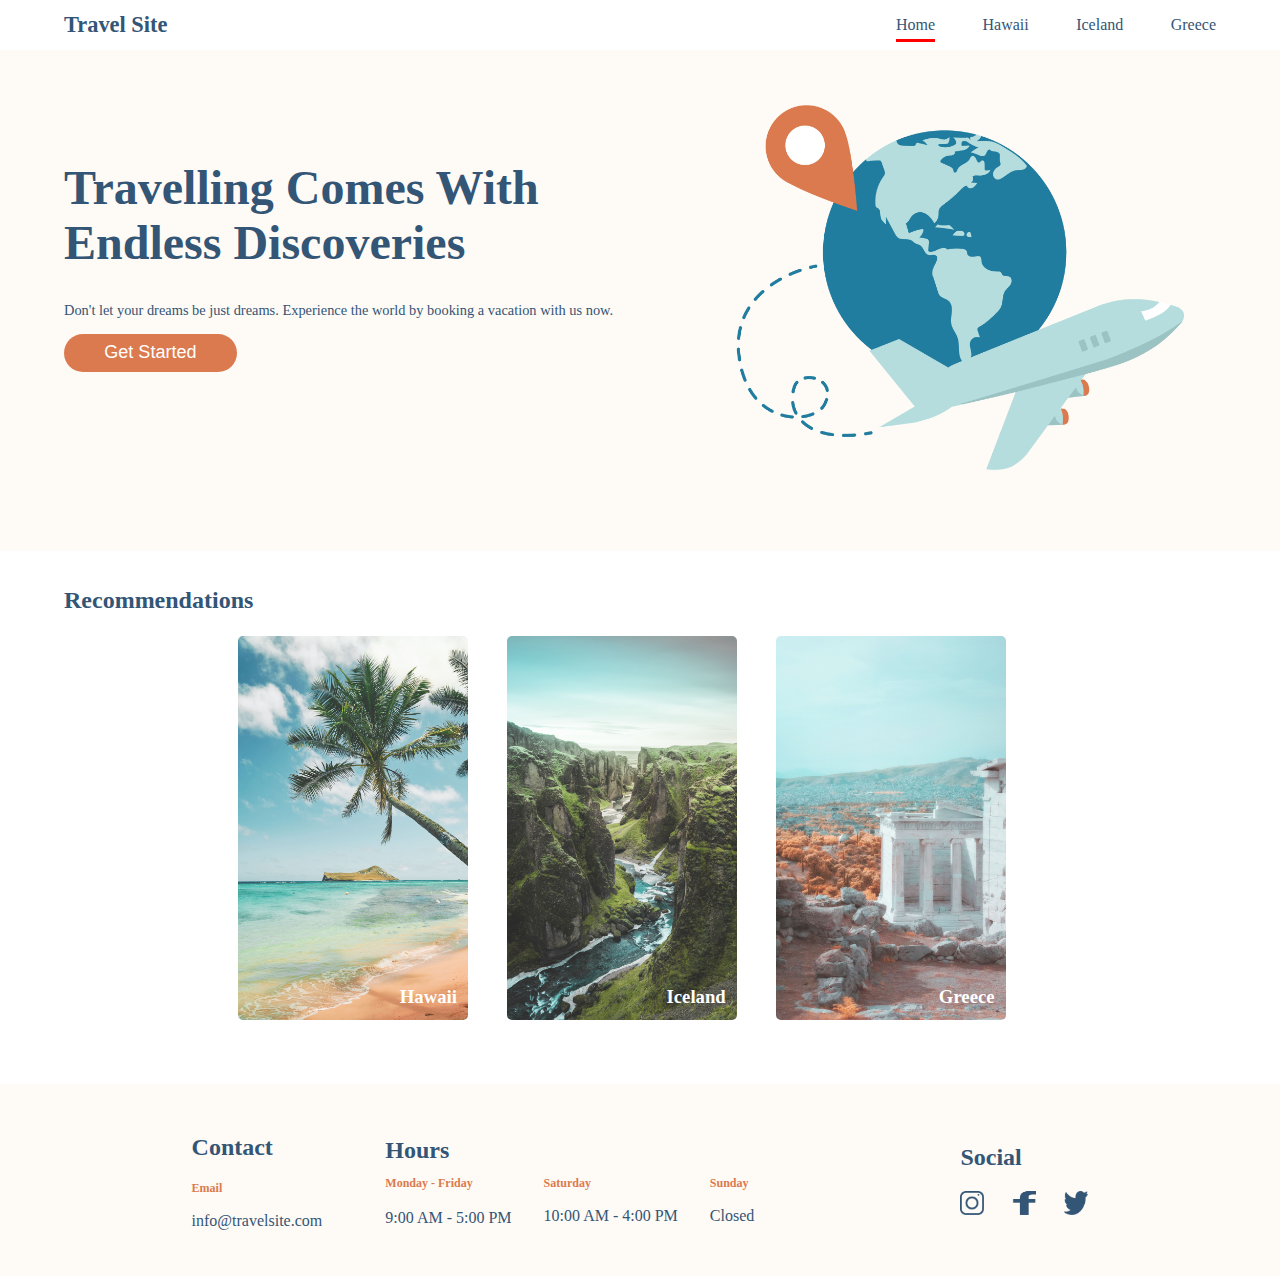
<file: index.html>
<!DOCTYPE html>
<html>
  <!-- Head Section: contains metadata and stylesheets-->
  <head>
    <meta charset="UTF-8" />
    <meta name="viewport" content="width=device-width, initial-scale=1.0" />
    <title>Travel Site | Home Page</title>
    <link rel="stylesheet" href="/css/global.css" />
  </head>

  <body class="home">
    <!-- Header Section: contains navigation and branding-->
    <header>
      <nav class="nav-bar">
        <div class="logo">Travel Site</div>
        <ul>
          <li><a href="/" class="active-page" alt="Home Page">Home</a></li>
          <li><a href="/pages/hawaii.html">Hawaii</a></li>
          <li><a href="/pages/iceland.html">Iceland</a></li>
          <li><a href="/pages/greece.html">Greece</a></li>
        </ul>
      </nav>
      <div class="hero">
        <article class="hero__text">
          <h1>Travelling Comes With Endless Discoveries</h1>
          <p>
            Don't let your dreams be just dreams. Experience the world by
            booking a vacation with us now.
          </p>
          <button>Get Started</button>
        </article>

        <img
          alt="plane flying out of Earth illustration"
          src="/assets/images/hero.png"
        />
      </div>
    </header>

    <!-- Main Section:
        contains pictures and names of the destination in the form of cards-->
    <main>
      <h2 class="recommendations__heading">Recommendations</h2>
      <section class="recommendations">
        <div class="recommendations__card--hawaii">
          <h3>Hawaii</h3>
        </div>
        <div class="recommendations__card--iceland">
          <h3>Iceland</h3>
        </div>
        <div class="recommendations__card--greece">
          <h3>Greece</h3>
        </div>
      </section>
    </main>

    <!-- Footer Section: 
        contains Contact Info, Opening Hours, and Social Media links -->
    <footer class="footer">
      <section class="contact">
        <h2>Contact</h2>
        <article class="contact--details">
          <h3>Email</h3>
          <p>info@travelsite.com</p>
        </article>
      </section>
      <section class="hours">
        <h2 id="heading--hours">Hours</h2>
        <section class="hours--details">
          <article class="hours--mon-fri">
            <h3 id="heading--mon-fri">Monday - Friday</h3>
            <p>9:00 AM - 5:00 PM</p>
          </article>
          <article class="hours--sat">
            <h3>Saturday</h3>
            <p>10:00 AM - 4:00 PM</p>
          </article>
          <article>
            <h3>Sunday</h3>
            <p>Closed</p>
          </article>
        </section>
      </section>
      <section class="social">
        <h2>Social</h2>
        <section>
          <ul class="social--details">
            <li>
              <a href="#instagram"
                ><img alt="instagram" src="/assets/images/icon-instagram.png"
              /></a>
            </li>
            <li>
              <a href="#facebook"
                ><img alt="facebook" src="/assets/images/icon-facebook.png"
              /></a>
            </li>
            <li>
              <a href="#twitter"
                ><img alt="twitter" src="/assets/images/icon-twitter.png"
              /></a>
            </li>
          </ul>
        </section>
      </section>
    </footer>
  </body>
</html>
</file>
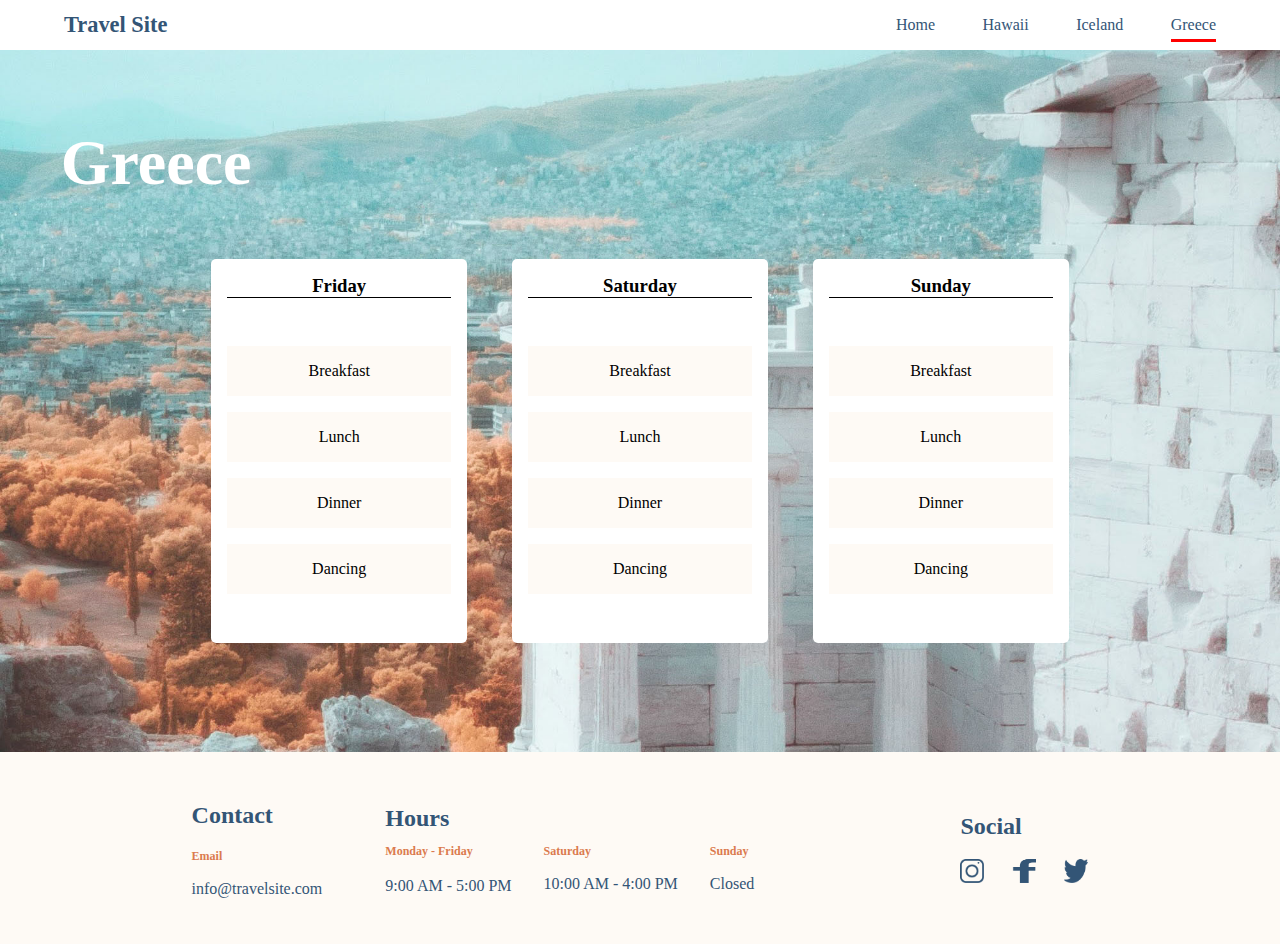
<file: pages/greece.html>
<!DOCTYPE html>
<html>
    
    <!-- Head Section: contains metadata and stylesheets-->
    <head>
        <meta charset="UTF-8">
        <meta name="viewport" content="width=device-width, initial-scale=1.0">
        <title>Travel Site | Greece</title>
        <link rel="stylesheet" href="/css/global.css"/>
        <link rel="stylesheet" href="/css/destination.css"/>
    </head>
    <body>

        <!-- Header Section: contains navigation and branding-->
    <header>
        <nav class="nav-bar">
          <div class="logo">Travel Site</div>
          <ul>
            <li><a href="/" alt="Home Page">Home</a></li>
            <li><a href="/pages/hawaii.html">Hawaii</a></li>
            <li><a href="/pages/iceland.html">Iceland</a></li>
            <li><a class="active-page" href="/pages/greece.html">Greece</a></li>
          </ul>
        </nav>
      </header>

        <!-- Main Section:
        contains information about the destination in the form of cards-->
        <main class="destination destination--greece">
            <h1>Greece</h1>
            <div class="card card--fri">
                <h3>Friday</h3>
                <ul>
                    <li>Breakfast</li>
                    <li>Lunch</li>
                    <li>Dinner</li>
                    <li>Dancing</li>
                </ul>
            </div>
            <div class="card card--sat">
                <h3>Saturday</h3>
                <ul>
                    <li>Breakfast</li>
                    <li>Lunch</li>
                    <li>Dinner</li>
                    <li>Dancing</li>
                </ul>
            </div>
            <div class="card card--sun">
                <h3>Sunday</h3>
                <ul>
                    <li>Breakfast</li>
                    <li>Lunch</li>
                    <li>Dinner</li>
                    <li>Dancing</li>
                </ul>
            </div>
        </main>

        <!-- Footer Section: 
        contains Contact Info, Opening Hours, and Social Media links -->
        <footer class="footer">
            <section class="contact">
                <h2>Contact</h2>
                <article class="contact--details">
                    <h3>Email</h3>
                    <p>info@travelsite.com</p>
                </article>
            </section>
            <section class="hours">
                <h2 id="heading--hours">Hours</h2>
                <section class="hours--details">
                <article class="hours--mon-fri">
                    <h3 id="heading--mon-fri">Monday - Friday</h3>
                    <p>9:00 AM - 5:00 PM</p>
                </article>
                <article class="hours--sat">
                    <h3>Saturday</h3>
                    <p>10:00 AM - 4:00 PM</p>
                </article>
                <article>
                    <h3>Sunday</h3>
                    <p>Closed</p>
                </article>
                </section>
            </section>
            <section class="social">
                <h2>Social</h2>
                <section>
                <ul class="social--details">
                  <li>
                    <a href="#instagram"><img alt="instagram" src="/assets/images/icon-instagram.png" /></a>
                  </li>
                  <li>
                    <a href="#facebook"><img alt="facebook" src="/assets/images/icon-facebook.png" /></a>
                  </li>
                  <li>
                    <a href="#twitter"><img alt="twitter" src="/assets/images/icon-twitter.png" /></a>
                  </li>
                </ul>
                </section>
            </section>
        </footer>
    </body>
</html>
</file>
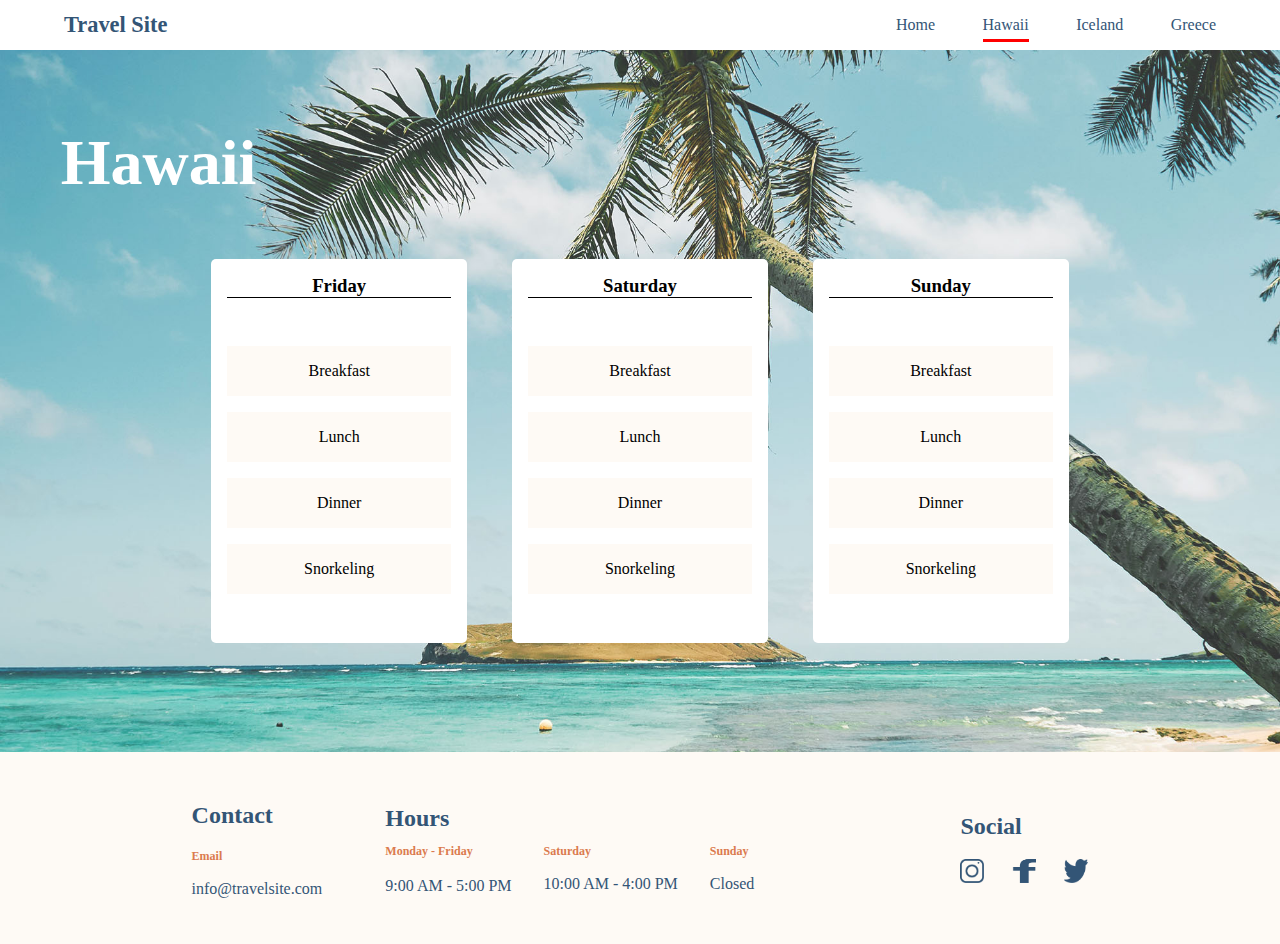
<file: pages/hawaii.html>
<!DOCTYPE html>
<html>
    
    <!-- Head Section: contains metadata and stylesheets-->
    <head>
        <meta charset="UTF-8">
        <meta name="viewport" content="width=device-width, initial-scale=1.0">
        <title>Travel Site | Hawaii</title>
        <link rel="stylesheet" href="/css/global.css"/>
        <link rel="stylesheet" href="/css/destination.css"/>
    </head>
    <body>

        <!-- Header Section: contains navigation and branding-->
    <header>
        <nav class="nav-bar">
          <div class="logo">Travel Site</div>
          <ul>
            <li><a href="/" alt="Home Page">Home</a></li>
            <li><a class="active-page" href="/pages/hawaii.html">Hawaii</a></li>
            <li><a href="/pages/iceland.html">Iceland</a></li>
            <li><a href="/pages/greece.html">Greece</a></li>
          </ul>
        </nav>
      </header>

        <!-- Main Section:
        contains information about the destination in the form of cards-->
        <main class="destination destination--hawaii">
            <h1>Hawaii</h1>
            <div class="card card--fri">
                <h3>Friday</h3>
                <ul>
                    <li>Breakfast</li>
                    <li>Lunch</li>
                    <li>Dinner</li>
                    <li>Snorkeling</li>
                </ul>
            </div>
            <div class="card card--sat">
                <h3>Saturday</h3>
                <ul>
                    <li>Breakfast</li>
                    <li>Lunch</li>
                    <li>Dinner</li>
                    <li>Snorkeling</li>
                </ul>
            </div>
            <div class="card card--sun">
                <h3>Sunday</h3>
                <ul>
                    <li>Breakfast</li>
                    <li>Lunch</li>
                    <li>Dinner</li>
                    <li>Snorkeling</li>
                </ul>
            </div>
        </main>

        <!-- Footer Section: 
        contains Contact Info, Opening Hours, and Social Media links -->
        <footer class="footer">
            <section class="contact">
                <h2>Contact</h2>
                <article class="contact--details">
                    <h3>Email</h3>
                    <p>info@travelsite.com</p>
                </article>
            </section>
            <section class="hours">
                <h2 id="heading--hours">Hours</h2>
                <section class="hours--details">
                <article class="hours--mon-fri">
                    <h3 id="heading--mon-fri">Monday - Friday</h3>
                    <p>9:00 AM - 5:00 PM</p>
                </article>
                <article class="hours--sat">
                    <h3>Saturday</h3>
                    <p>10:00 AM - 4:00 PM</p>
                </article>
                <article>
                    <h3>Sunday</h3>
                    <p>Closed</p>
                </article>
                </section>
            </section>
            <section class="social">
                <h2>Social</h2>
                <section>
                <ul class="social--details">
                  <li>
                    <a href="#instagram"><img alt="instagram" src="/assets/images/icon-instagram.png" /></a>
                  </li>
                  <li>
                    <a href="#facebook"><img alt="facebook" src="/assets/images/icon-facebook.png" /></a>
                  </li>
                  <li>
                    <a href="#twitter"><img alt="twitter" src="/assets/images/icon-twitter.png" /></a>
                  </li>
                </ul>
                </section>
            </section>
        </footer>
    </body>
</html>
</file>
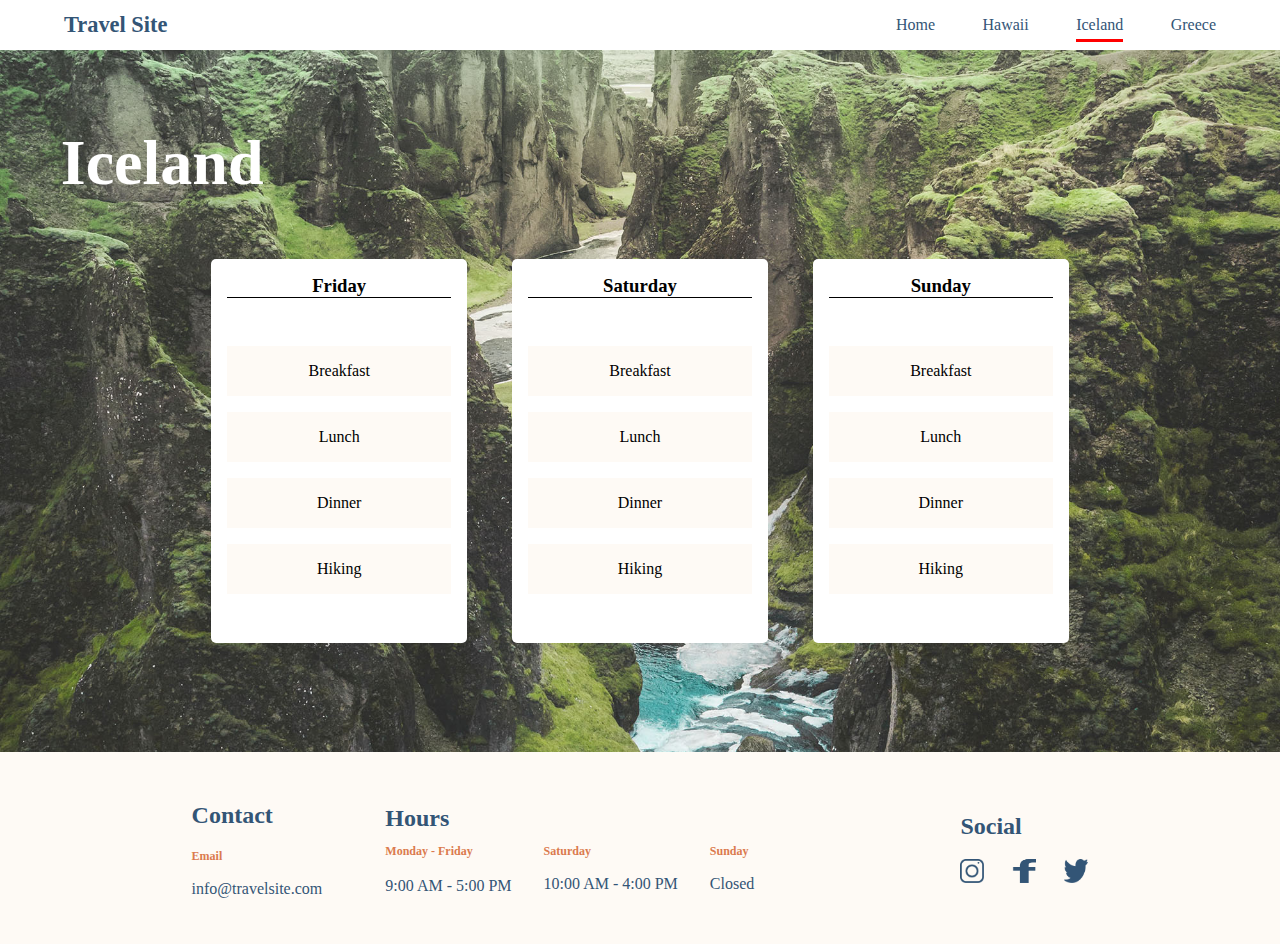
<file: pages/iceland.html>
<!DOCTYPE html>
<html>
    
    <!-- Head Section: contains metadata and stylesheets-->
    <head>
        <meta charset="UTF-8">
        <meta name="viewport" content="width=device-width, initial-scale=1.0">
        <title>Travel Site | Iceland</title>
        <link rel="stylesheet" href="/css/global.css"/>
        <link rel="stylesheet" href="/css/destination.css"/>
    </head>
    <body>

        <!-- Header Section: contains navigation and branding-->
    <header>
        <nav class="nav-bar">
          <div class="logo">Travel Site</div>
          <ul>
            <li><a href="/" alt="Home Page">Home</a></li>
            <li><a href="/pages/hawaii.html">Hawaii</a></li>
            <li><a class="active-page" href="/pages/iceland.html">Iceland</a></li>
            <li><a href="/pages/greece.html">Greece</a></li>
          </ul>
        </nav>
      </header>

        <!-- Main Section:
        contains information about the destination in the form of cards-->
        <main class="destination destination--iceland">
            <h1>Iceland</h1>
            <div class="card card--fri">
                <h3>Friday</h3>
                <ul>
                    <li>Breakfast</li>
                    <li>Lunch</li>
                    <li>Dinner</li>
                    <li>Hiking</li>
                </ul>
            </div>
            <div class="card card--sat">
                <h3>Saturday</h3>
                <ul>
                    <li>Breakfast</li>
                    <li>Lunch</li>
                    <li>Dinner</li>
                    <li>Hiking</li>
                </ul>
            </div>
            <div class="card card--sun">
                <h3>Sunday</h3>
                <ul>
                    <li>Breakfast</li>
                    <li>Lunch</li>
                    <li>Dinner</li>
                    <li>Hiking</li>
                </ul>
            </div>
        </main>

        <!-- Footer Section: 
        contains Contact Info, Opening Hours, and Social Media links -->
        <footer class="footer">
            <section class="contact">
                <h2>Contact</h2>
                <article class="contact--details">
                    <h3>Email</h3>
                    <p>info@travelsite.com</p>
                </article>
            </section>
            <section class="hours">
                <h2 id="heading--hours">Hours</h2>
                <section class="hours--details">
                <article class="hours--mon-fri">
                    <h3 id="heading--mon-fri">Monday - Friday</h3>
                    <p>9:00 AM - 5:00 PM</p>
                </article>
                <article class="hours--sat">
                    <h3>Saturday</h3>
                    <p>10:00 AM - 4:00 PM</p>
                </article>
                <article>
                    <h3>Sunday</h3>
                    <p>Closed</p>
                </article>
                </section>
            </section>
            <section class="social">
                <h2>Social</h2>
                <section>
                <ul class="social--details">
                  <li>
                    <a href="#instagram"><img alt="instagram" src="/assets/images/icon-instagram.png" /></a>
                  </li>
                  <li>
                    <a href="#facebook"><img alt="facebook" src="/assets/images/icon-facebook.png" /></a>
                  </li>
                  <li>
                    <a href="#twitter"><img alt="twitter" src="/assets/images/icon-twitter.png" /></a>
                  </li>
                </ul>
                </section>
            </section>
        </footer>
    </body>
</html>
</file>
<file: css/global.css>
/* GLOBAL STYLES */
body {
  width: 100%;
  font-family: Verdana;
  margin: 3rem 0 0;
}

main {
  width: 60vw;
  text-align: center;
}

/* Global Styles: Navigation Bar */
.nav-bar {
  display: flex;
  position: fixed;
  top: 0;
  width: 100%;
  background-color: #ffffff;
  justify-content: space-between;
  align-items: center;
}

.nav-bar > .logo {
  color: #335576;
  font-size: 1.4rem;
  font-weight: bold;
  margin-left: 4rem;
}

.nav-bar ul {
  display: flex;
  justify-content: space-between;
  width: 25%;
  list-style: none;
  margin-right: 4rem;
}

.nav-bar a {
  text-decoration: none;
  color: #335576;
}

.nav-bar a.active-page {
  text-decoration: none;
  padding-bottom: 6px;
  border-bottom: 3px solid #ff0000;
}

/* MAIN STYLES */
/* Main styles: hero */
header > .hero {
  display: flex;
  align-items: flex-start;
  background-color: #fefaf5;
  padding: 3rem 6rem 5rem 4rem;
  justify-content: space-between;
}

.hero > .hero__text {
  flex-direction: column;
  text-align: left;
  color: #335576;
  padding-top: 2rem;
  font-size: 1.5rem;
  width: 45vw;
}
.hero > .hero__text > h1 {
  font-weight: bold;
}

.hero > .hero__text > p {
  font-size: 0.9rem;
}

.hero button {
  background-color: #db7a4e;
  border: 0;
  width: 30%;
  height: 3vw;
  border-radius: 20px;
  color: white;
  font-size: large;
}

.hero > img {
  width: 40%;
}

/* Main Styles: Recommendations Section: 
    recommendations for travel destinations offered by the travel site, presented in the form of cards*/
main > .recommendations__heading {
  color: #335576;
  padding-top: 1rem;
  text-align: left;
  margin-left: 4rem;
}

main section div h3 {
  position: absolute;
  bottom: 0;
  right: 0;
  margin: 5%;
  color: white;
}

.recommendations {
  display: flex;
  padding: 2px 0rem 4rem;
  justify-content: space-between;
  position: relative;
  left: 31%;
  top: 50%;
}

.recommendations > div {
  width: 30%;
  height: 30vw;
  background-size: cover;
  position: relative;
  border-radius: 5px;
  border: 1px solid black 20%;
  box-shadow: 0px 4px 4px black 20%;
  backround-repeat: no-repeat;
}

.recommendations__card--hawaii {
  background-image: url("/assets/images/hawaii.jpg");
}

.recommendations__card--iceland {
  background-image: url("/assets/images/iceland.jpg");
}

.recommendations__card--greece {
  background-image: url("/assets/images/greece.jpg");
}

.recommendations__card > img {
  width: 100%;
}

/* Global Styles: footer */
.footer {
  background-color: #fefaf5;
  display: flex;
  justify-content: space-around;
  height: 15vw;
  align-items: center;
}

.footer h2,
.footer p {
  color: #335576;
}

.footer h3 {
  color: #db7a4e;
  font-size: 12px;
}

.footer section.contact {
  margin-left: 10rem;
}

.footer section.hours {
  display: flex;
  padding: 0;
  flex-direction: column;
  width: 40vw;
}

.footer section.social {
  margin-right: 10rem;
}

.footer .hours h2#heading--hours {
  margin-bottom: 0rem;
}

.footer .hours--details {
  display: flex;
  justify-content: flex-start;
}

.footer .hours article.hours--mon-fri {
  display: flex;
  flex-direction: column;
  margin-right: 2rem;
}

.footer .hours .hours--mon-fri h3#heading--mon-fri {
  margin-bottom: 0.2em;
}

.footer .hours .hours--sat {
  margin-right: 2rem;
}

.footer .social {
  width: 10vw;
}

.social .social--details {
  display: flex;
  padding: 0;
  justify-content: space-between;
  list-style: none;
}

.social .social--details img {
  width: 1.5em;
  height: 1.5em;
}
</file>
<file: css/destination.css>
/* Destination Styles:
    styles for pages on the destinations available from the travel site */

main.destination {
  display: flex;
  background-size: cover;
  height: 55vw;
  align-items: center;
  justify-content: space-evenly;
  background-position: center;
  background-repeat: no-repeat;
  width: 100vw;
  flex-wrap: wrap;
}

main.destination--iceland {
  background-image: url("/assets/images/iceland.jpg");
}

main.destination--hawaii {
  background-image: url("/assets/images/hawaii.jpg");
}

main.destination--greece {
  background-image: url("/assets/images/greece.jpg");
}

.destination > h1 {
    color: white;
    font-size: 4rem;
    position: relative;
    top: 1rem;
    left: -9rem;
    text-align: left;
    width: 68%;
    margin: 0;
}

.destination .card {
  background-color: white;
  width: 20vw;
  height: 30vw;
  display: flex;
  border-radius: 5px;
  flex-direction: column;
  justify-content: flex-start;
  position: relative;
  top: -3em;
}

.card--fri {
  margin-left: 13vw;
}

.card--sun {
  margin-right: 13vw;
}

.destination .card > ul {
  list-style: none;
  padding: 0;
  text-align: center;
}

.destination .card > h3 {
  text-align: center;
  padding-bottom: 0;
  border-bottom: 1px solid;
  margin: 1rem;
}

.destination .card > ul > li {
  background-color: #fefaf5;
  margin: 1rem;
  padding: 1rem 0rem;
}
</file>
